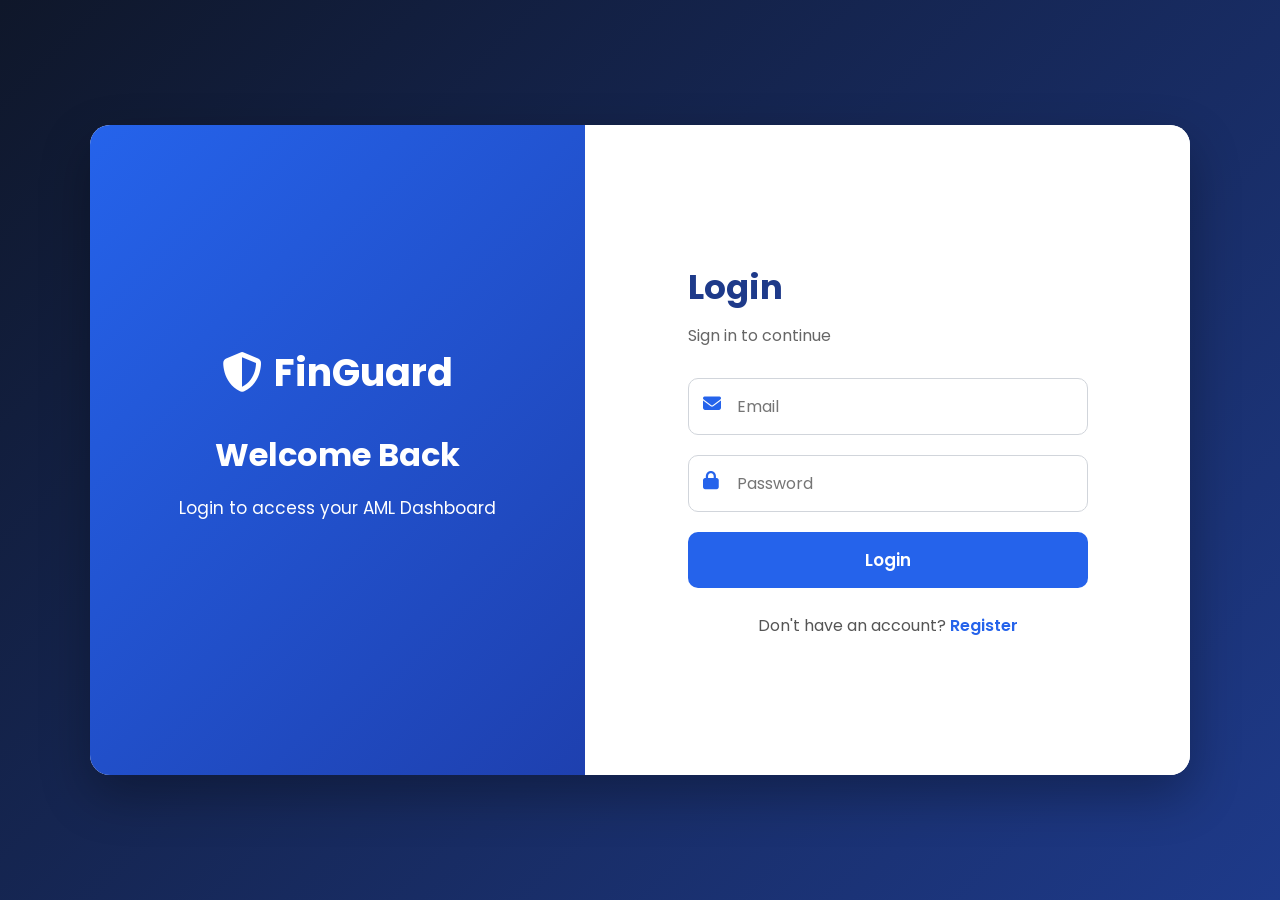
<file: frontend/alerts.html>
<!DOCTYPE html>
<html lang="en">

<head>

<meta charset="UTF-8">
<meta name="viewport" content="width=device-width, initial-scale=1.0">

<title>Fraud Alerts | FinGuard</title>

<link rel="stylesheet" href="css/dashboard.css">

<link rel="stylesheet"
href="https://cdnjs.cloudflare.com/ajax/libs/font-awesome/6.7.2/css/all.min.css">

<style>

.table-box{

background:white;

padding:25px;

border-radius:15px;

box-shadow:0 5px 20px rgba(0,0,0,.1);

overflow:auto;

}

table{

width:100%;

border-collapse:collapse;

margin-top:20px;

}

table th{

background:#2563eb;

color:white;

padding:15px;

text-align:center;

}

table td{

padding:15px;

text-align:center;

border-bottom:1px solid #ddd;

}

table tr:hover{

background:#f8fafc;

}

h1{

margin-bottom:20px;

}

.status{

color:red;

font-weight:bold;

}

</style>

</head>

<body>

<div class="sidebar">

<h2>FinGuard</h2>

<a href="dashboard.html">

<i class="fa fa-house"></i>

Dashboard

</a>

<a href="transactions.html">

<i class="fa fa-money-check-dollar"></i>

Transactions

</a>

<a href="upload.html">

<i class="fa fa-upload"></i>

Upload CSV

</a>

<a class="active">

<i class="fa fa-triangle-exclamation"></i>

Fraud Alerts

</a>

<a href="graph.html">

<i class="fa fa-share-nodes"></i>

Graph Analytics

</a>

<a href="report.html">

<i class="fa fa-file-lines"></i>

Reports

</a>

<a href="profile.html">

<i class="fa fa-user"></i>

Profile

</a>

</div>

<div class="main">

<h1>

Fraud Alerts

</h1>

<div class="table-box">

<table>

<thead>

<tr>

<th>Alert ID</th>

<th>Time</th>

<th>Amount</th>

<th>Prediction</th>

</tr>

</thead>

<tbody id="alertTable">

</tbody>

</table>

</div>

</div>

<script src="js/alerts.js"></script>

</body>

</html>
</file>
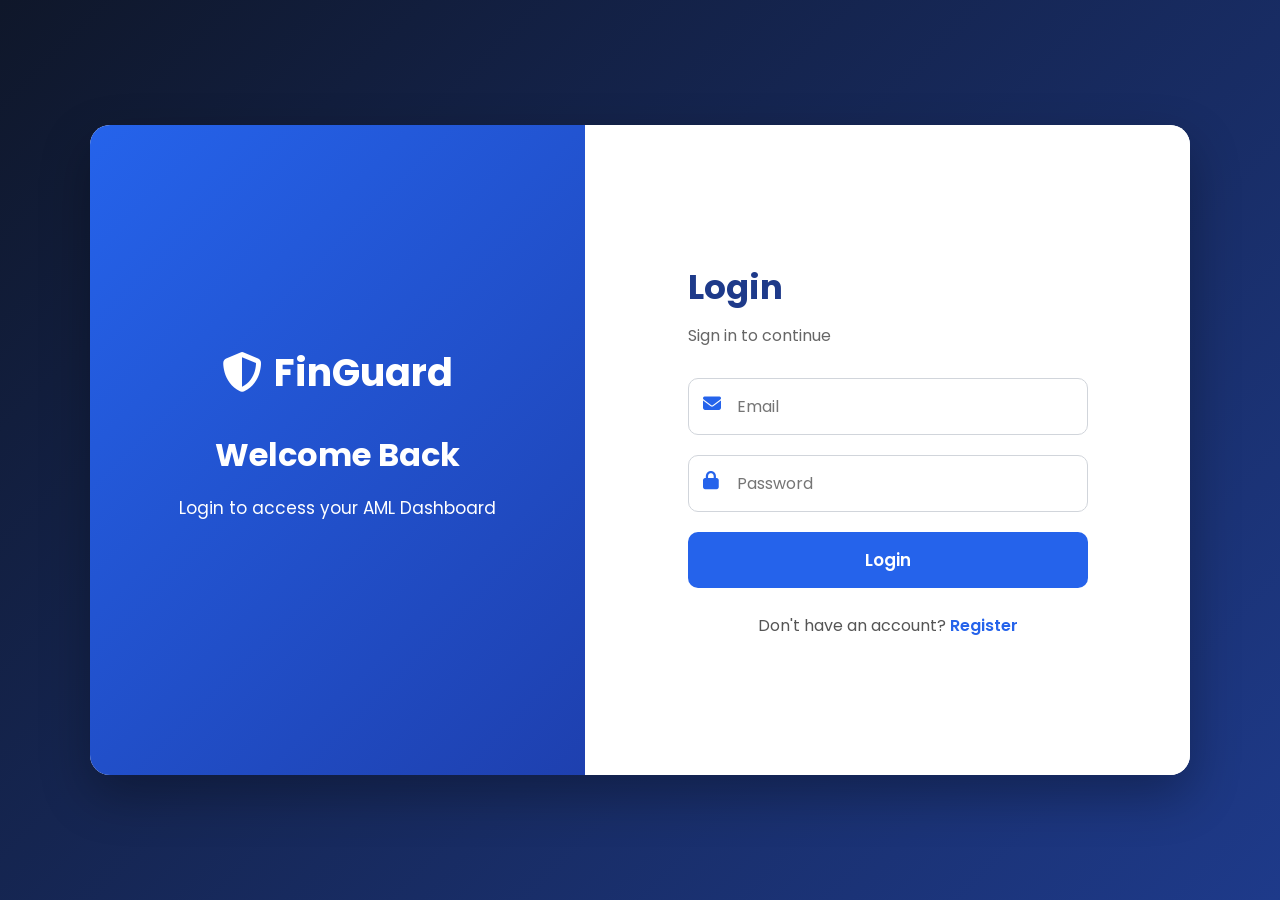
<file: frontend/dashboard.html>
<!DOCTYPE html>
<html lang="en">

<head>

<meta charset="UTF-8">
<meta name="viewport" content="width=device-width, initial-scale=1.0">

<title>FinGuard Dashboard</title>

<link rel="stylesheet" href="css/dashboard.css">

<link rel="stylesheet"
href="https://cdnjs.cloudflare.com/ajax/libs/font-awesome/6.7.2/css/all.min.css">

</head>

<body>

<div class="sidebar">

    <h2>FinGuard</h2>

    <a href="dashboard.html" class="active">
        <i class="fa-solid fa-house"></i> Dashboard
    </a>

    <a href="transactions.html">
        <i class="fa-solid fa-money-check-dollar"></i> Transactions
    </a>

    <a href="fraud.html">
        <i class="fa-solid fa-shield-halved"></i> Fraud Detection
    </a>

    <a href="alerts.html">
        <i class="fa-solid fa-bell"></i> Fraud Alerts
    </a>

    <a href="graph.html">
        <i class="fa-solid fa-share-nodes"></i> Graph Analytics
    </a>

    <a href="report.html">
        <i class="fa-solid fa-file-lines"></i> Reports
    </a>

    <a href="upload.html">
        <i class="fa-solid fa-upload"></i> Upload CSV
    </a>

    <a href="profile.html">
        <i class="fa-solid fa-user"></i> Profile
    </a>

    <a href="#" id="logoutBtn">
        <i class="fa-solid fa-right-from-bracket"></i> Logout
    </a>

</div>

<div class="main">

    <div class="topbar">

        <h1>Dashboard</h1>

        <div class="user">

            <i class="fa-solid fa-user-circle"></i>

            Admin

        </div>

    </div>

    <div class="cards">

        <div class="card">

            <h3>Total Transactions</h3>

            <h1 id="totalTransactions">0</h1>

        </div>


    <div class="card">
        <h3>High Risk</h3>
        <h1 id="highRisk">0</h1>
    </div>

    <div class="card">
        <h3>Medium Risk</h3>
        <h1 id="riskScore">0</h1>
    </div>

    <div class="card">
        <h3>Low Risk</h3>
        <h1 id="lowRisk">0</h1>
    </div>



        <div class="card">

            <h3>Fraud Alerts</h3>

            <h1 id="fraudAlerts">0</h1>

        </div>



   

    <div class="table-box">

        <h2>Recent Transactions</h2>

        <table>

            <thead>

                <tr>

                    <th>ID</th>

                    <th>Sender</th>

                    <th>Receiver</th>

                    <th>Amount</th>

                    <th>Status</th>

                </tr>

            </thead>

            <tbody id="transactionTable">

            </tbody>

        </table>

    </div>

</div>

<script src="js/dashboard.js"></script>

</body>

</html>
</file>
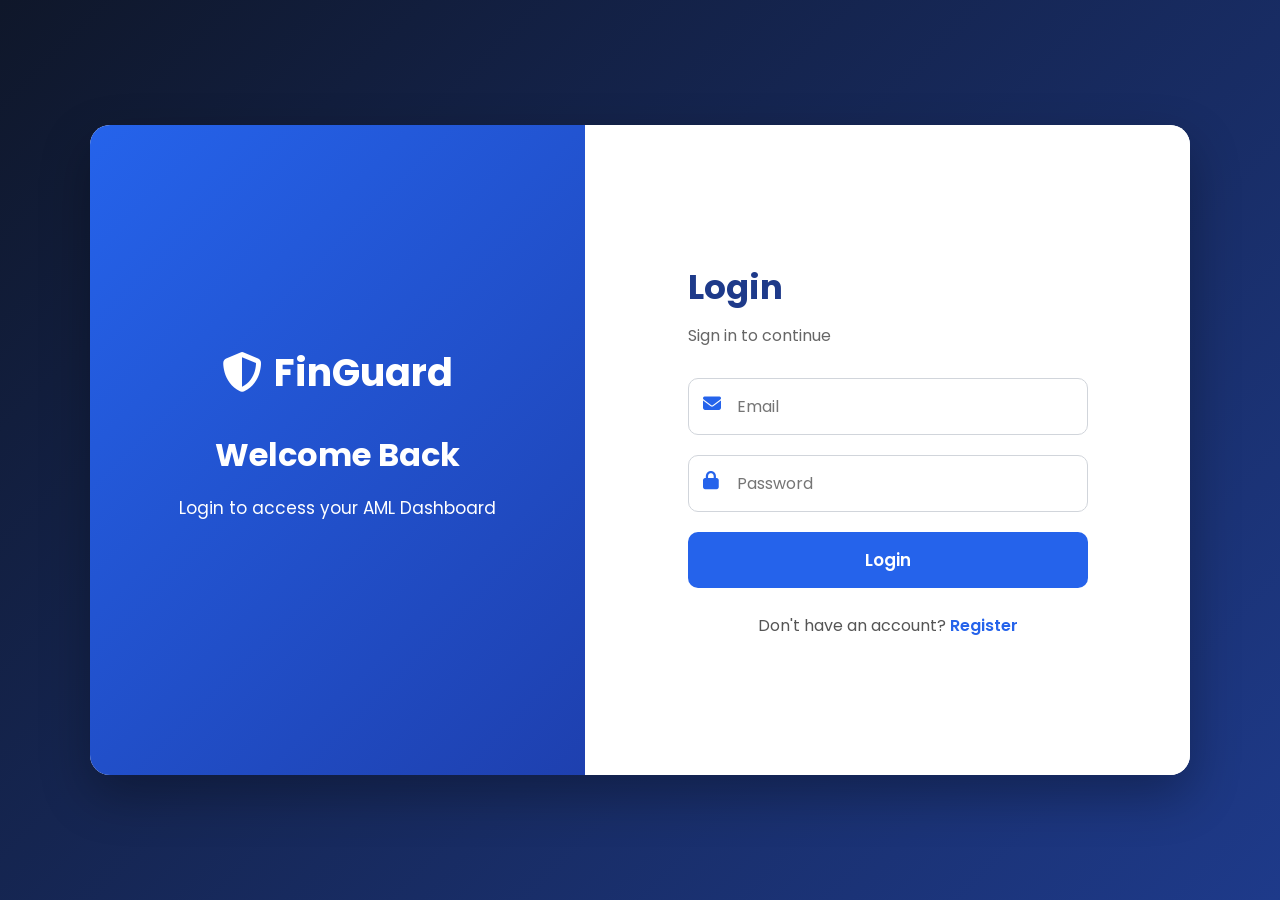
<file: frontend/fraud.html>
<!DOCTYPE html>
<html lang="en">

<head>

<meta charset="UTF-8">
<meta name="viewport" content="width=device-width, initial-scale=1.0">

<title>Fraud Detection</title>

<link rel="stylesheet" href="css/dashboard.css">
<link rel="stylesheet" href="css/fraud.css">

</head>

<body>

<div class="sidebar">

<h2>FinGuard</h2>

<a href="dashboard.html">Dashboard</a>
<a href="transactions.html">Transactions</a>
<a class="active">Fraud Detection</a>
<a href="graph.html">Graph</a>
<a href="report.html">Reports</a>
<a href="upload.html">Upload CSV</a>

</div>

<div class="main">

<div class="container">

<h2>Fraud Detection (ML Model)</h2>

<div class="grid">

<input id="time" type="number" placeholder="Time">

<input id="amount" type="number" placeholder="Amount">

<input id="v1" type="number" placeholder="V1">
<input id="v2" type="number" placeholder="V2">
<input id="v3" type="number" placeholder="V3">
<input id="v4" type="number" placeholder="V4">
<input id="v5" type="number" placeholder="V5">
<input id="v6" type="number" placeholder="V6">
<input id="v7" type="number" placeholder="V7">
<input id="v8" type="number" placeholder="V8">
<input id="v9" type="number" placeholder="V9">
<input id="v10" type="number" placeholder="V10">
<input id="v11" type="number" placeholder="V11">
<input id="v12" type="number" placeholder="V12">
<input id="v13" type="number" placeholder="V13">
<input id="v14" type="number" placeholder="V14">
<input id="v15" type="number" placeholder="V15">
<input id="v16" type="number" placeholder="V16">
<input id="v17" type="number" placeholder="V17">
<input id="v18" type="number" placeholder="V18">
<input id="v19" type="number" placeholder="V19">
<input id="v20" type="number" placeholder="V20">
<input id="v21" type="number" placeholder="V21">
<input id="v22" type="number" placeholder="V22">
<input id="v23" type="number" placeholder="V23">
<input id="v24" type="number" placeholder="V24">
<input id="v25" type="number" placeholder="V25">
<input id="v26" type="number" placeholder="V26">
<input id="v27" type="number" placeholder="V27">
<input id="v28" type="number" placeholder="V28">

</div>

<button onclick="checkFraud()">

Analyze Transaction

</button>

<div class="result">

<h3>

Prediction :

<span id="prediction">

-

</span>

</h3>

</div>

</div>

</div>

<script src="js/fraud.js"></script>

</body>
</html>
</file>
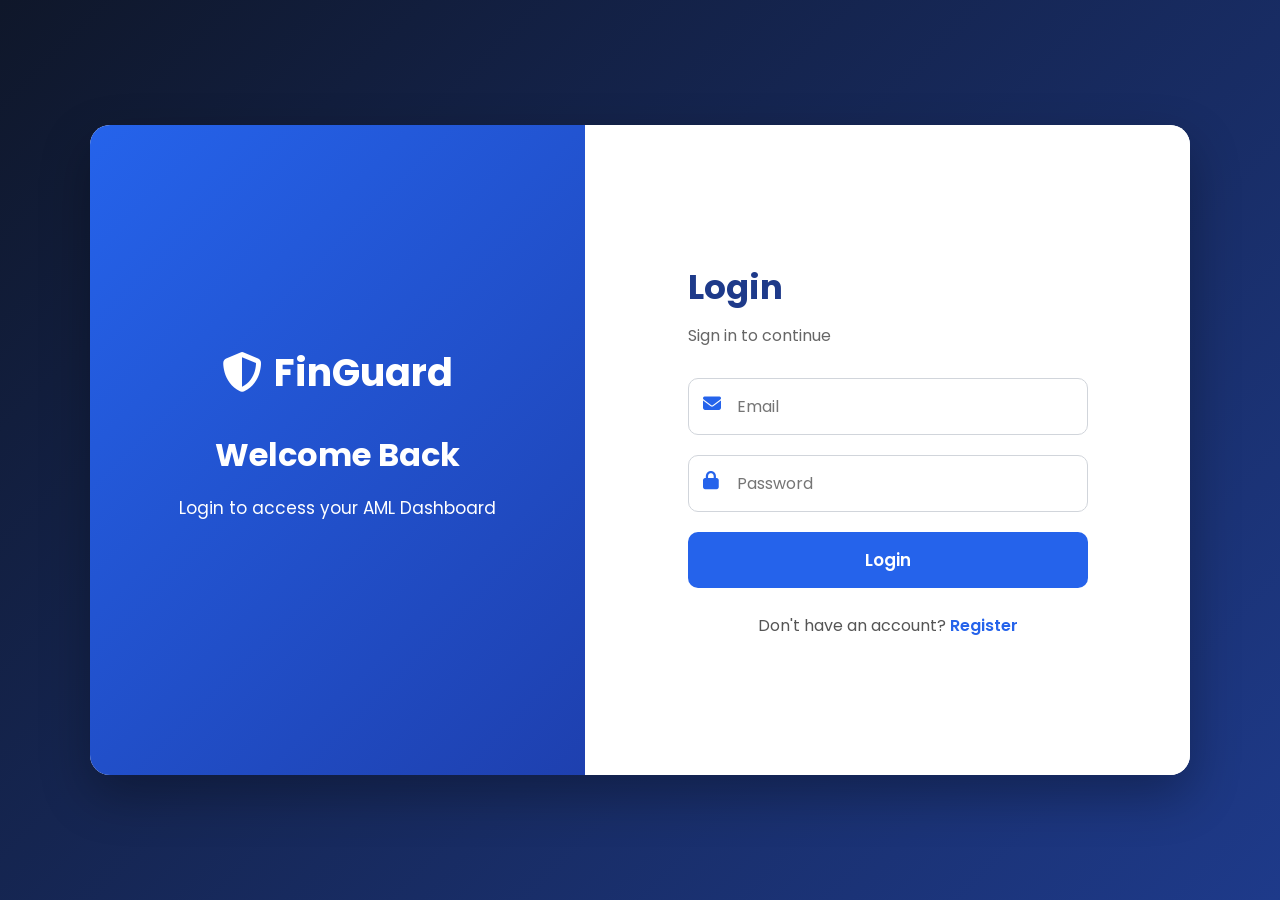
<file: frontend/login.html>
<!DOCTYPE html>
<html lang="en">

<head>

<meta charset="UTF-8">
<meta name="viewport" content="width=device-width, initial-scale=1.0">

<title>Login | FinGuard</title>

<link rel="stylesheet" href="css/auth.css">

<link rel="stylesheet"
href="https://cdnjs.cloudflare.com/ajax/libs/font-awesome/6.7.2/css/all.min.css">

</head>

<body>

<div class="container">

    <div class="left-panel">

        <div class="brand">

            <i class="fa-solid fa-shield-halved"></i>

            <h1>FinGuard</h1>

        </div>

        <h2>Welcome Back</h2>

        <p>

            Login to access your AML Dashboard

        </p>

    </div>

    <div class="right-panel">

        <div class="form-box">

            <h2>Login</h2>

            <p>Sign in to continue</p>

            <form id="loginForm">

                <div class="input-group">

                    <i class="fa fa-envelope"></i>

                    <input
                    type="email"
                    id="email"
                    placeholder="Email"
                    required>

                </div>

                <div class="input-group">

                    <i class="fa fa-lock"></i>

                    <input
                    type="password"
                    id="password"
                    placeholder="Password"
                    required>

                </div>

                <button type="submit">

                    Login

                </button>

            </form>

            <div class="bottom-link">

                Don't have an account?

                <a href="register.html">

                    Register

                </a>

            </div>

        </div>

    </div>

</div>

<script src="js/login.js"></script>

</body>

</html>
</file>
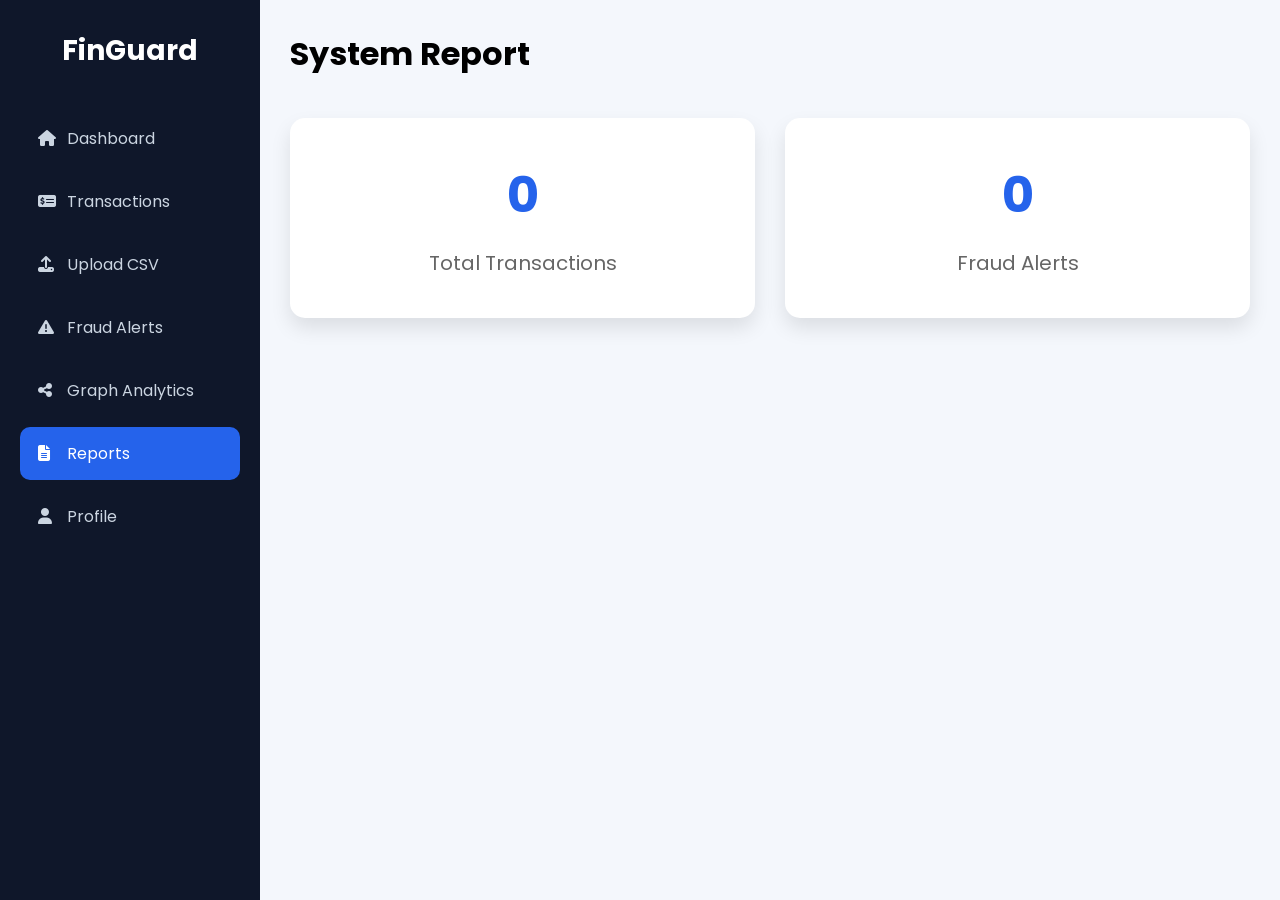
<file: frontend/report.html>
<!DOCTYPE html>
<html lang="en">

<head>

<meta charset="UTF-8">
<meta name="viewport" content="width=device-width, initial-scale=1.0">

<title>Reports | FinGuard</title>

<link rel="stylesheet" href="css/dashboard.css">
<link rel="stylesheet" href="css/report.css">

<link rel="stylesheet"
href="https://cdnjs.cloudflare.com/ajax/libs/font-awesome/6.7.2/css/all.min.css">

</head>

<body>

<div class="sidebar">

<h2>FinGuard</h2>

<a href="dashboard.html"><i class="fa fa-house"></i> Dashboard</a>

<a href="transactions.html"><i class="fa fa-money-check-dollar"></i> Transactions</a>

<a href="upload.html"><i class="fa fa-upload"></i> Upload CSV</a>

<a href="alerts.html"><i class="fa fa-triangle-exclamation"></i> Fraud Alerts</a>

<a href="graph.html"><i class="fa fa-share-nodes"></i> Graph Analytics</a>

<a class="active"><i class="fa fa-file-lines"></i> Reports</a>

<a href="profile.html"><i class="fa fa-user"></i> Profile</a>

</div>

<div class="main">

<h1>System Report</h1>

<div class="cards">

<div class="card">

<h2 id="totalTx">0</h2>

<p>Total Transactions</p>

</div>

<div class="card">

<h2 id="fraudAlerts">0</h2>

<p>Fraud Alerts</p>

</div>

</div>

</div>

<script src="js/report.js"></script>

</body>

</html>
</file>
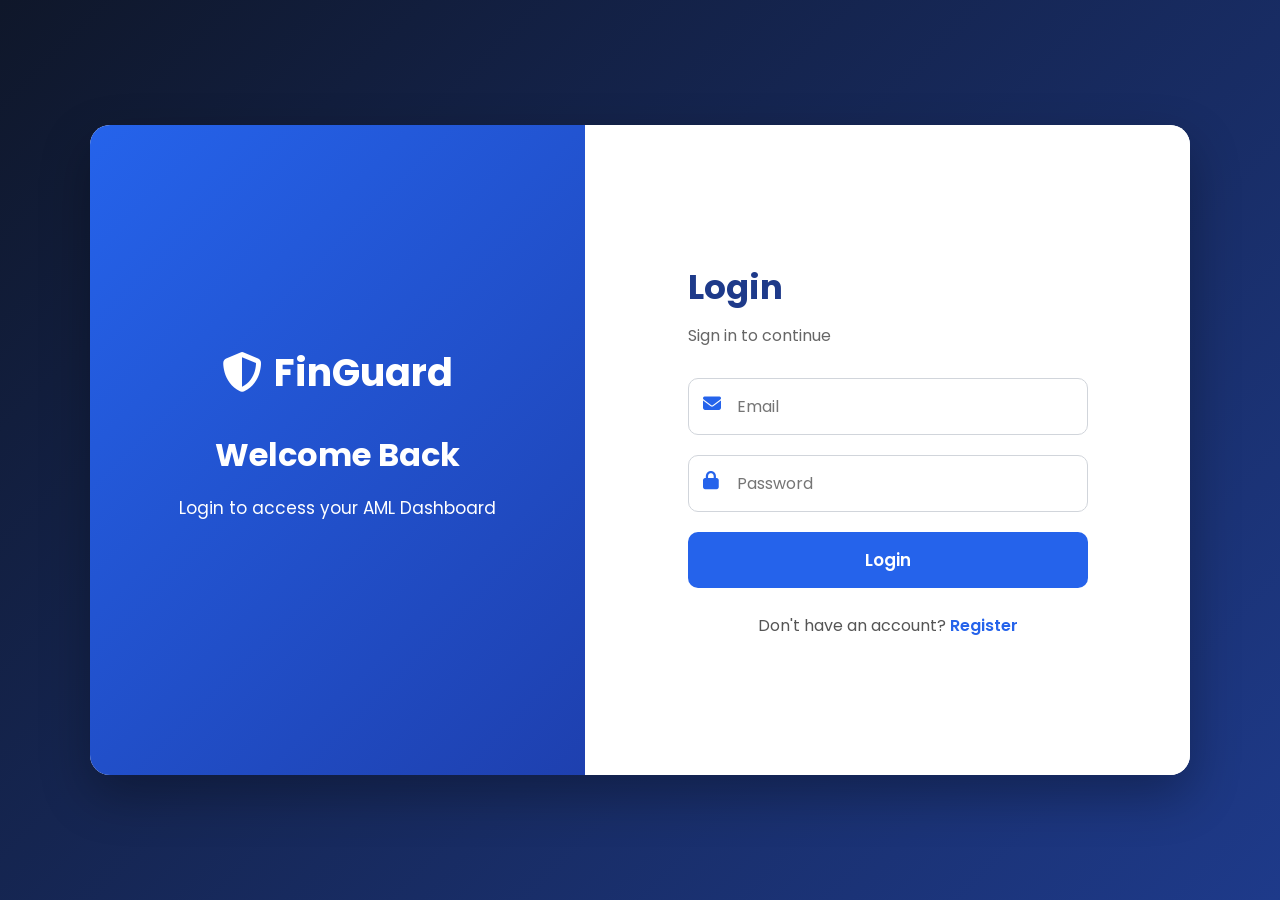
<file: frontend/transactions.html>
<!DOCTYPE html>
<html lang="en">

<head>

<meta charset="UTF-8">
<meta name="viewport" content="width=device-width, initial-scale=1.0">

<title>Transactions | FinGuard</title>

<link rel="stylesheet" href="css/dashboard.css">
<link rel="stylesheet" href="css/table.css">

<link rel="stylesheet"
href="https://cdnjs.cloudflare.com/ajax/libs/font-awesome/6.7.2/css/all.min.css">

</head>

<body>

<div class="sidebar">

<h2>FinGuard</h2>

<a href="dashboard.html">
<i class="fa fa-house"></i> Dashboard
</a>

<a class="active">
<i class="fa fa-money-check-dollar"></i> Transactions
</a>

<a href="fraud.html">Fraud Detection</a>

<a href="graph.html">Graph</a>

<a href="report.html">Reports</a>

<a href="upload.html">Upload CSV</a>

<a href="profile.html">Profile</a>

</div>

<div class="main">

<div class="topbar">

<h1>Transactions</h1>

</div>

<div class="table-box">

<table>

<thead>

<tr>

<th>ID</th>
<th>Sender</th>
<th>Receiver</th>
<th>Amount</th>
<th>Currency</th>
<th>Country</th>
<th>Type</th>
<th>Date</th>

</tr>

</thead>

<tbody id="transactionTable">

</tbody>

</table>

</div>

</div>

<script src="js/transaction.js"></script>

</body>
</html>
</file>
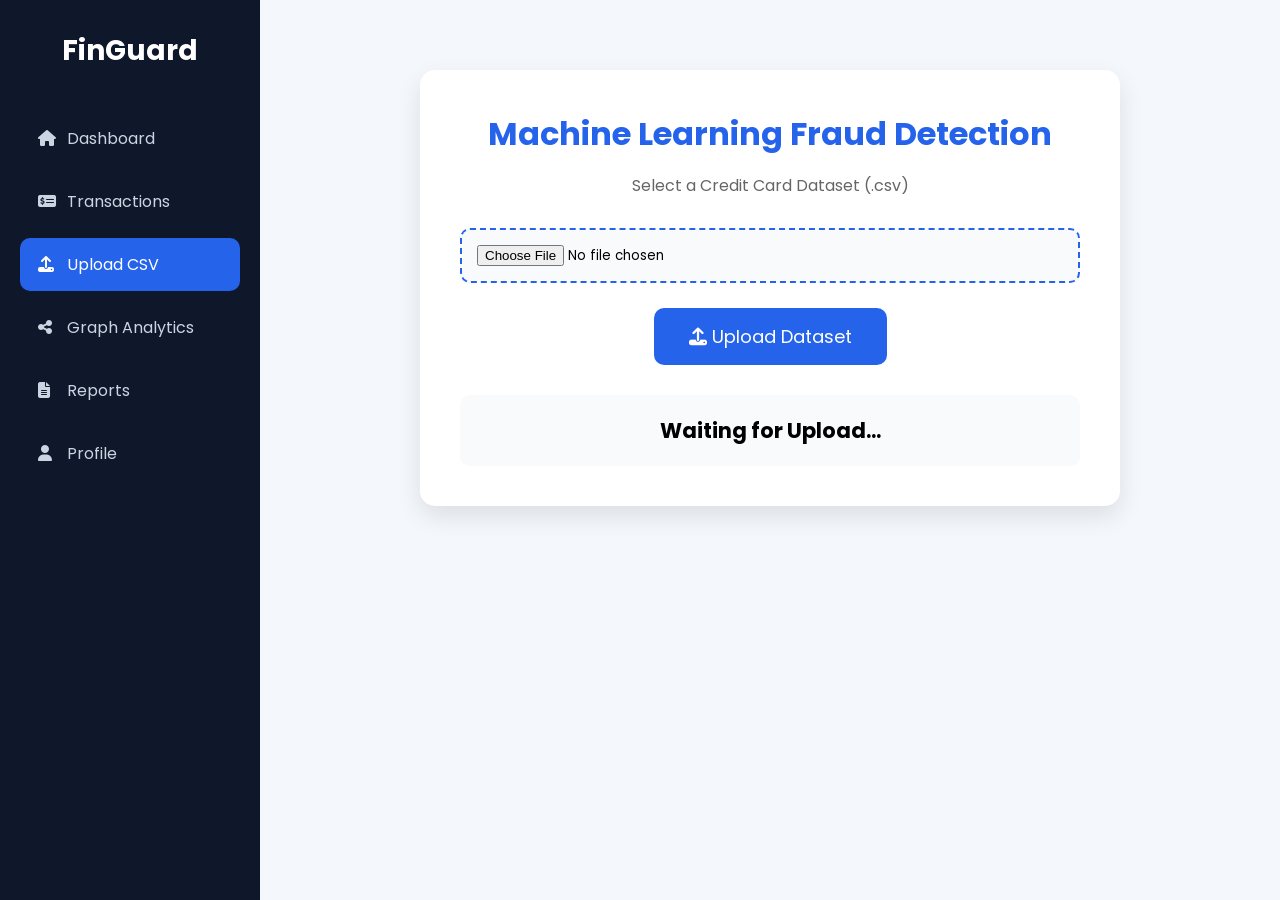
<file: frontend/upload.html>
<!DOCTYPE html>
<html lang="en">

<head>

<meta charset="UTF-8">
<meta name="viewport" content="width=device-width, initial-scale=1.0">

<title>Upload CSV | FinGuard</title>

<link rel="stylesheet" href="css/dashboard.css">
<link rel="stylesheet" href="css/upload.css">

<link rel="stylesheet"
href="https://cdnjs.cloudflare.com/ajax/libs/font-awesome/6.7.2/css/all.min.css">

</head>

<body>

<div class="sidebar">

<h2>FinGuard</h2>

<a href="dashboard.html">
<i class="fa fa-house"></i> Dashboard
</a>

<a href="transactions.html">
<i class="fa fa-money-check-dollar"></i> Transactions
</a>

<a class="active">
<i class="fa fa-upload"></i> Upload CSV
</a>

<a href="graph.html">
<i class="fa fa-share-nodes"></i> Graph Analytics
</a>

<a href="report.html">
<i class="fa fa-file-lines"></i> Reports
</a>

<a href="profile.html">
<i class="fa fa-user"></i> Profile
</a>

</div>

<div class="main">

<div class="upload-card">

<h1>Machine Learning Fraud Detection</h1>

<p>Select a Credit Card Dataset (.csv)</p>

<input
type="file"
id="csvFile"
accept=".csv">

<button onclick="uploadCSV()">

<i class="fa fa-upload"></i>

Upload Dataset

</button>

<div id="result" class="result">

<h3>Waiting for Upload...</h3>

</div>

</div>

</div>

<script src="js/upload.js"></script>

</body>

</html>
</file>
<file: frontend/css/dashboard.css>
@import url('https://fonts.googleapis.com/css2?family=Poppins:wght@300;400;500;600;700&display=swap');

*{
    margin:0;
    padding:0;
    box-sizing:border-box;
    font-family:'Poppins',sans-serif;
}

body{
    background:#f4f7fc;
}


.sidebar{
    width:260px;
    height:100vh;
    background:#0f172a;
    position:fixed;
    left:0;
    top:0;
    padding:30px 20px;
}

.sidebar h2{
    color:white;
    text-align:center;
    margin-bottom:40px;
    font-size:28px;
}

.sidebar a{
    display:block;
    color:#cbd5e1;
    text-decoration:none;
    padding:14px 18px;
    margin-bottom:10px;
    border-radius:10px;
    transition:.3s;
    font-size:16px;
}

.sidebar a i{
    width:25px;
}

.sidebar a:hover,
.sidebar a.active{
    background:#2563eb;
    color:white;
}


.main{
    margin-left:260px;
    padding:30px;
}


.topbar{
    display:flex;
    justify-content:space-between;
    align-items:center;
    margin-bottom:30px;
}

.topbar h1{
    color:#0f172a;
}

.user{
    background:white;
    padding:10px 20px;
    border-radius:10px;
    box-shadow:0 5px 15px rgba(0,0,0,.08);
}


.cards{
    display:grid;
    grid-template-columns:repeat(4,1fr);
    gap:20px;
    margin-bottom:35px;
}

.card{
    background:white;
    padding:25px;
    border-radius:15px;
    box-shadow:0 8px 20px rgba(0,0,0,.08);
    transition:.3s;
}

.card:hover{
    transform:translateY(-6px);
}

.card h3{
    color:#64748b;
    margin-bottom:15px;
    font-size:18px;
}

.card h1{
    color:#2563eb;
    font-size:34px;
}


.table-box{
    background:white;
    padding:25px;
    border-radius:15px;
    box-shadow:0 8px 20px rgba(0,0,0,.08);
}

.table-box h2{
    margin-bottom:20px;
    color:#0f172a;
}

table{
    width:100%;
    border-collapse:collapse;
}

table th{
    background:#2563eb;
    color:white;
    padding:14px;
}

table td{
    padding:14px;
    border-bottom:1px solid #e5e7eb;
    text-align:center;
}

table tr:hover{
    background:#f8fafc;
}

@media(max-width:1100px){

.cards{
    grid-template-columns:repeat(2,1fr);
}

}

@media(max-width:768px){

.sidebar{
    width:100%;
    height:auto;
    position:relative;
}

.main{
    margin-left:0;
}

.cards{
    grid-template-columns:1fr;
}

.topbar{
    flex-direction:column;
    gap:15px;
}

}
</file>
<file: frontend/css/fraud.css>
.container{

background:white;

padding:30px;

border-radius:12px;

box-shadow:0 5px 15px rgba(0,0,0,.1);

}

.grid{

display:grid;

grid-template-columns:repeat(4,1fr);

gap:12px;

margin:20px 0;

}

.grid input{

padding:12px;

border:1px solid #ddd;

border-radius:8px;

}

button{

padding:15px 30px;

background:#2563eb;

color:white;

border:none;

border-radius:8px;

cursor:pointer;

font-size:16px;

margin-top:20px;

}

button:hover{

background:#1d4ed8;

}

.result{

margin-top:30px;

padding:20px;

background:#f1f5f9;

border-radius:10px;

font-size:20px;

font-weight:bold;

}
</file>
<file: frontend/css/auth.css>
@import url('https://fonts.googleapis.com/css2?family=Poppins:wght@300;400;500;600;700&display=swap');

*{
    margin:0;
    padding:0;
    box-sizing:border-box;
    font-family:'Poppins',sans-serif;
}

body{
    background:linear-gradient(135deg,#0f172a,#1e3a8a);
    min-height:100vh;
    display:flex;
    justify-content:center;
    align-items:center;
    padding:30px;
}

.container{
    width:1100px;
    max-width:100%;
    min-height:650px;
    background:#fff;
    border-radius:20px;
    overflow:hidden;
    display:flex;
    box-shadow:0 20px 50px rgba(0,0,0,.3);
}


.left-panel{
    width:45%;
    background:linear-gradient(135deg,#2563eb,#1e40af);
    color:#fff;
    display:flex;
    flex-direction:column;
    justify-content:center;
    align-items:center;
    padding:50px;
    text-align:center;
}

.brand{
    display:flex;
    align-items:center;
    gap:12px;
    margin-bottom:30px;
}

.brand i{
    font-size:40px;
}

.brand h1{
    font-size:38px;
}

.left-panel h2{
    font-size:32px;
    margin-bottom:15px;
}

.left-panel p{
    font-size:17px;
    line-height:28px;
    margin-bottom:35px;
}

.left-panel img{
    width:320px;
    max-width:100%;
}

.right-panel{
    width:55%;
    display:flex;
    justify-content:center;
    align-items:center;
    background:#fff;
}

.form-box{
    width:400px;
}

.form-box h2{
    color:#1e3a8a;
    font-size:34px;
    margin-bottom:10px;
}

.form-box p{
    color:#666;
    margin-bottom:30px;
}

.input-group{
    position:relative;
    margin-bottom:20px;
}

.input-group i{
    position:absolute;
    left:15px;
    top:17px;
    color:#2563eb;
    font-size:18px;
}

.input-group input{
    width:100%;
    padding:15px 15px 15px 48px;
    border:1px solid #d1d5db;
    border-radius:10px;
    outline:none;
    font-size:16px;
    transition:.3s;
}

.input-group input:focus{
    border-color:#2563eb;
    box-shadow:0 0 10px rgba(37,99,235,.2);
}


button{
    width:100%;
    padding:15px;
    border:none;
    background:#2563eb;
    color:#fff;
    font-size:17px;
    font-weight:600;
    border-radius:10px;
    cursor:pointer;
    transition:.3s;
}

button:hover{
    background:#1d4ed8;
    transform:translateY(-2px);
}



.bottom-link{
    margin-top:25px;
    text-align:center;
    color:#555;
}

.bottom-link a{
    color:#2563eb;
    text-decoration:none;
    font-weight:600;
}

.bottom-link a:hover{
    text-decoration:underline;
}



@media(max-width:900px){

.container{
    flex-direction:column;
    width:100%;
}

.left-panel,
.right-panel{
    width:100%;
}

.left-panel{
    padding:40px 25px;
}

.left-panel img{
    width:220px;
}

.right-panel{
    padding:40px 25px;
}

.form-box{
    width:100%;
}

}

@media(max-width:500px){

.form-box h2{
    font-size:28px;
}

.left-panel h2{
    font-size:26px;
}

.brand h1{
    font-size:30px;
}

}
</file>
<file: frontend/css/report.css>
.cards{

display:grid;

grid-template-columns:repeat(2,1fr);

gap:30px;

margin-top:40px;

}

.card{

background:white;

padding:40px;

border-radius:15px;

box-shadow:0 10px 20px rgba(0,0,0,.1);

text-align:center;

}

.card h2{

font-size:50px;

color:#2563eb;

margin-bottom:15px;

}

.card p{

font-size:20px;

color:#666;

}
</file>
<file: frontend/css/table.css>
.table-box{

background:white;

padding:25px;

border-radius:15px;

box-shadow:0 5px 15px rgba(0,0,0,.1);

}

table{

width:100%;

border-collapse:collapse;

}

table th{

background:#2563eb;

color:white;

padding:15px;

}

table td{

padding:15px;

border-bottom:1px solid #ddd;

text-align:center;

}

table tr:hover{

background:#f5f5f5;

}
</file>
<file: frontend/css/upload.css>
.upload-card{

width:700px;

margin:40px auto;

background:white;

padding:40px;

border-radius:15px;

box-shadow:0 10px 25px rgba(0,0,0,.1);

text-align:center;

}

.upload-card h1{

margin-bottom:15px;

color:#2563eb;

}

.upload-card p{

color:#666;

margin-bottom:30px;

}

.upload-card input{

width:100%;

padding:15px;

margin-bottom:25px;

border:2px dashed #2563eb;

border-radius:10px;

background:#f8fafc;

}

.upload-card button{

padding:15px 35px;

background:#2563eb;

color:white;

border:none;

border-radius:10px;

font-size:18px;

cursor:pointer;

transition:.3s;

}

.upload-card button:hover{

background:#1d4ed8;

}

.result{

margin-top:30px;

padding:20px;

border-radius:10px;

background:#f8fafc;

font-size:18px;

}
</file>
